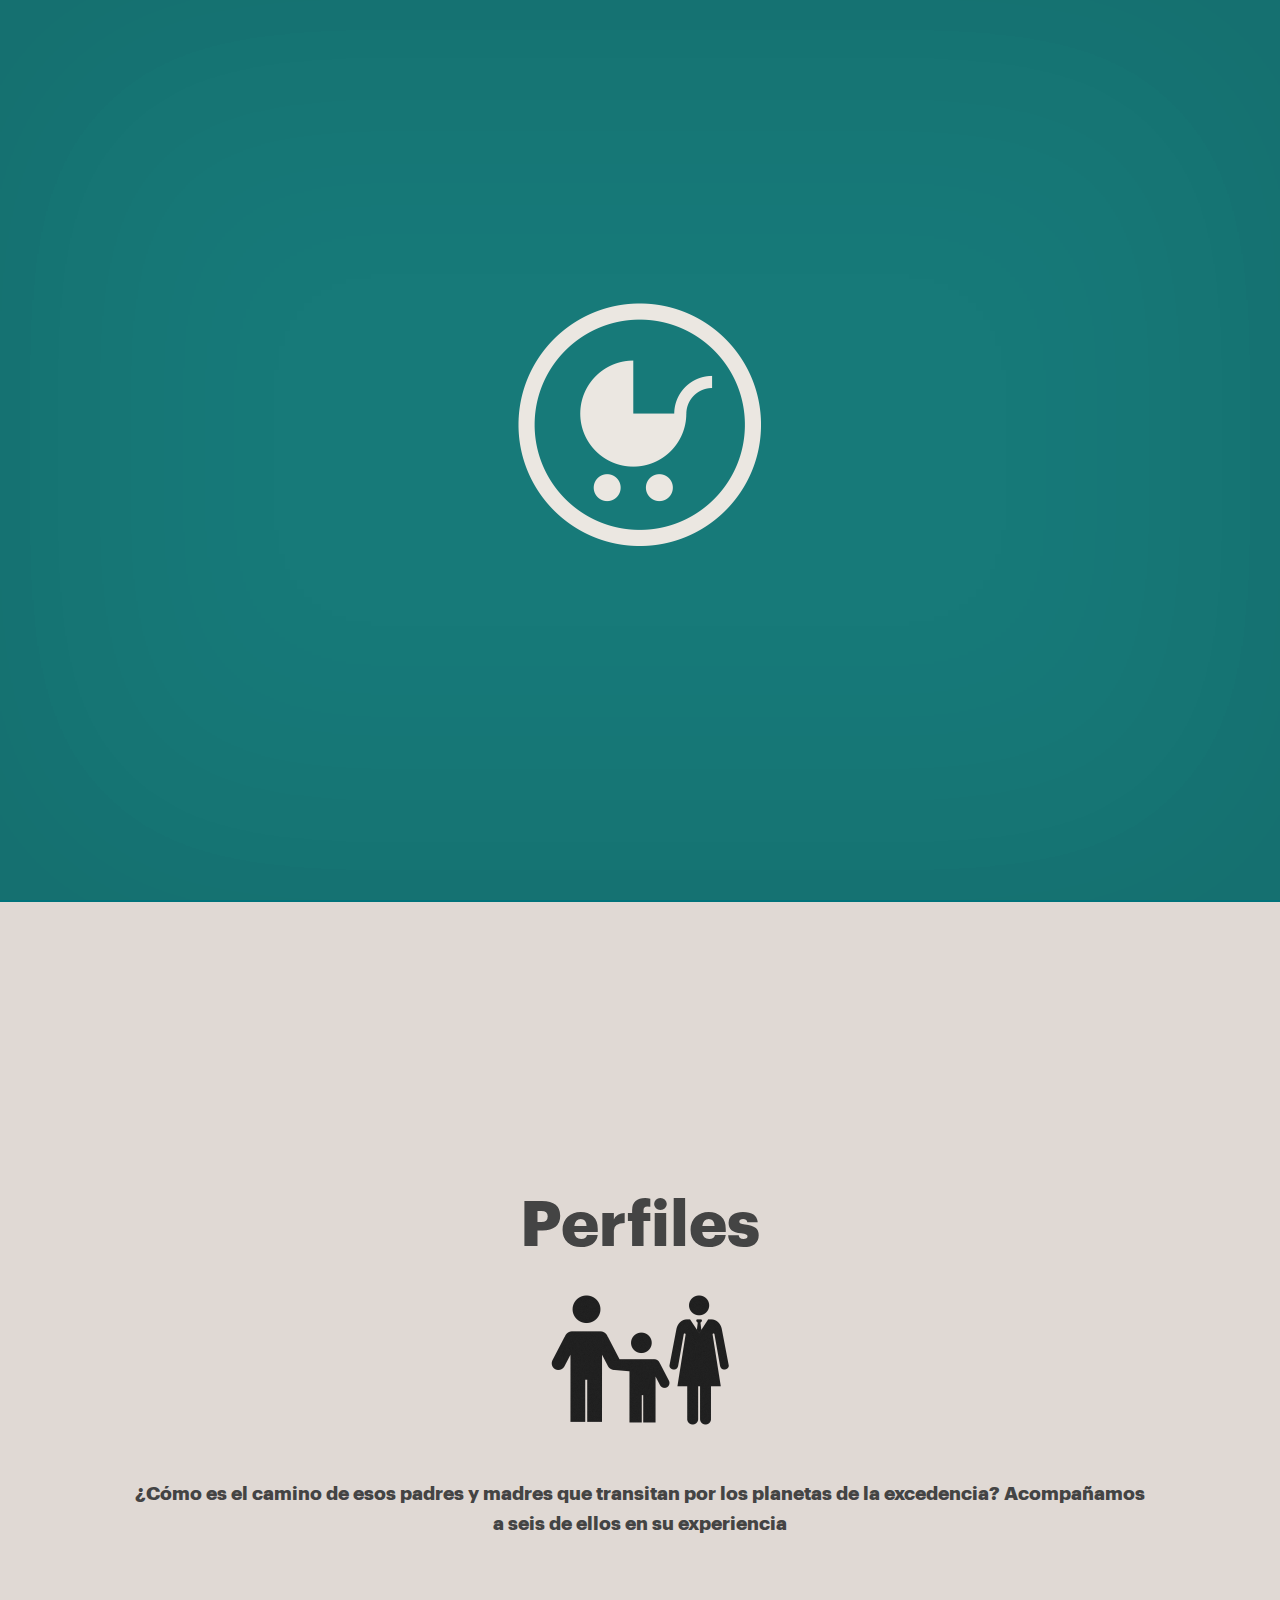
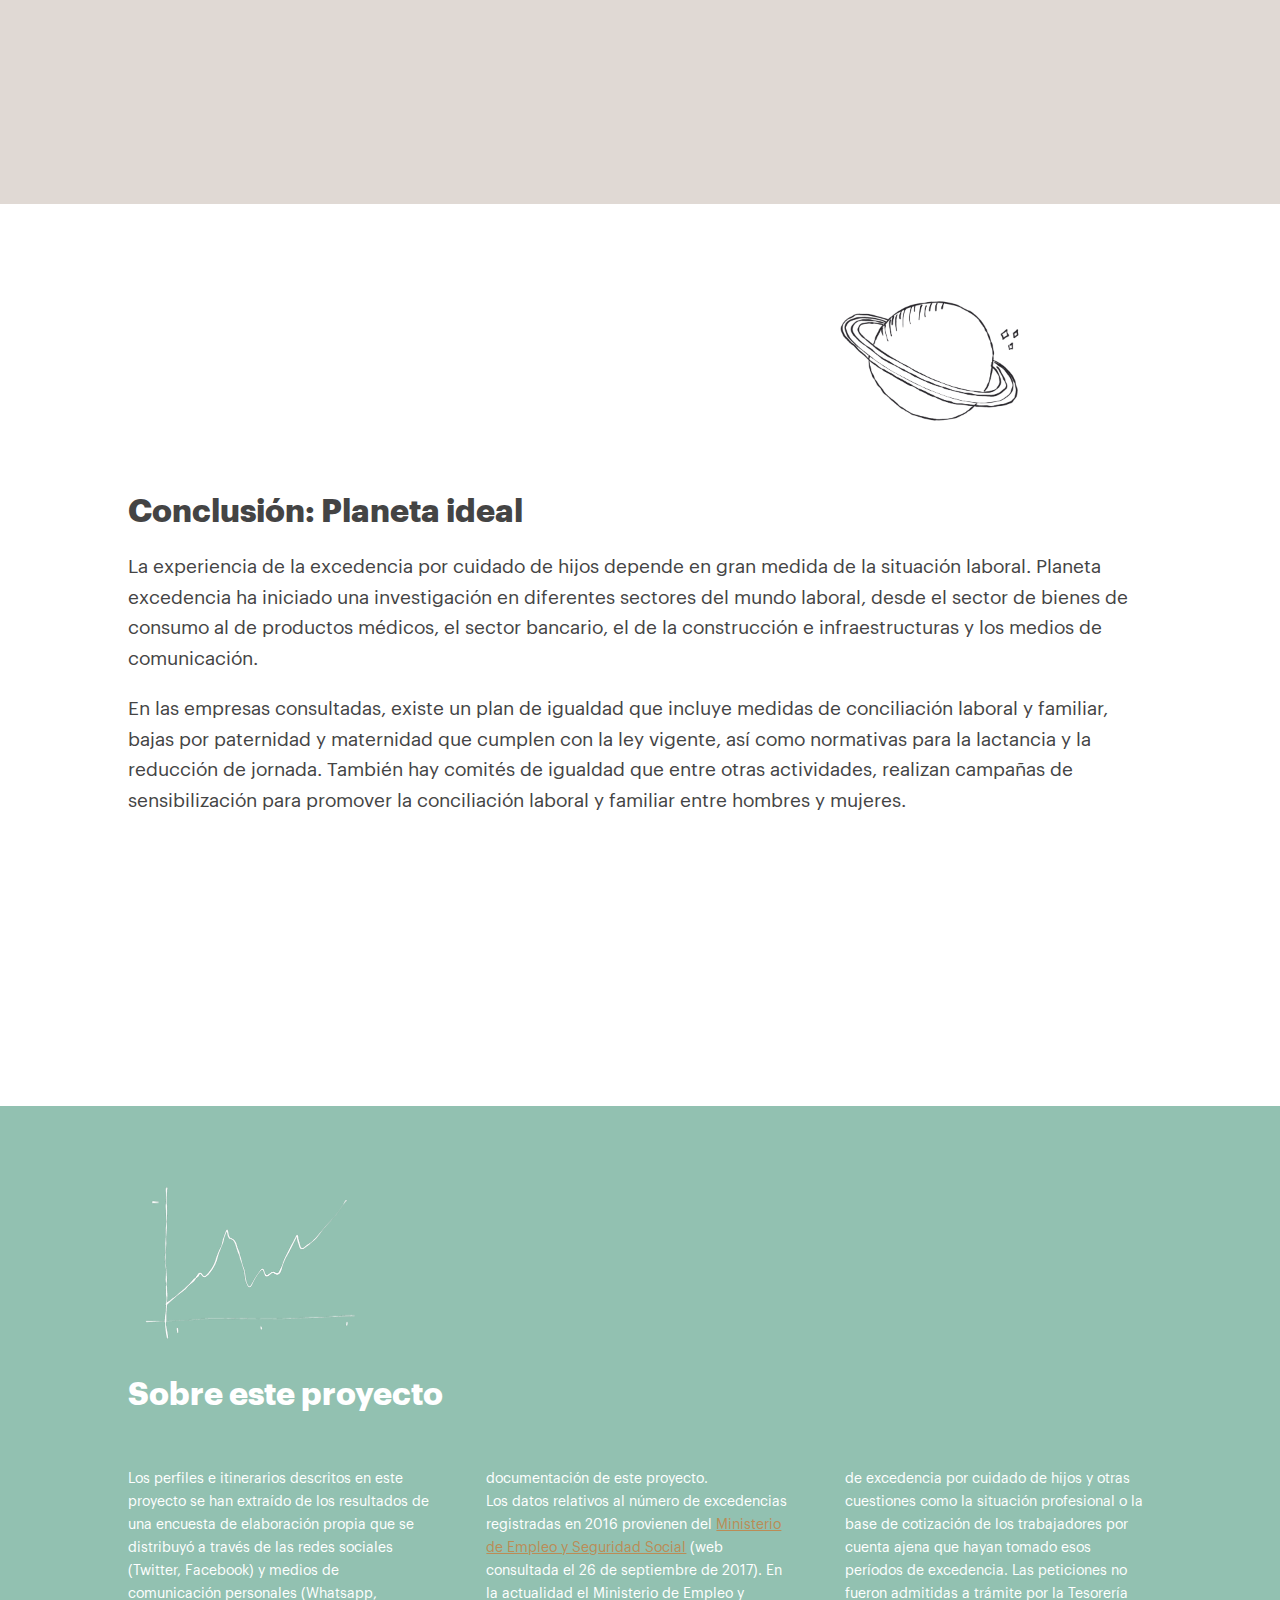
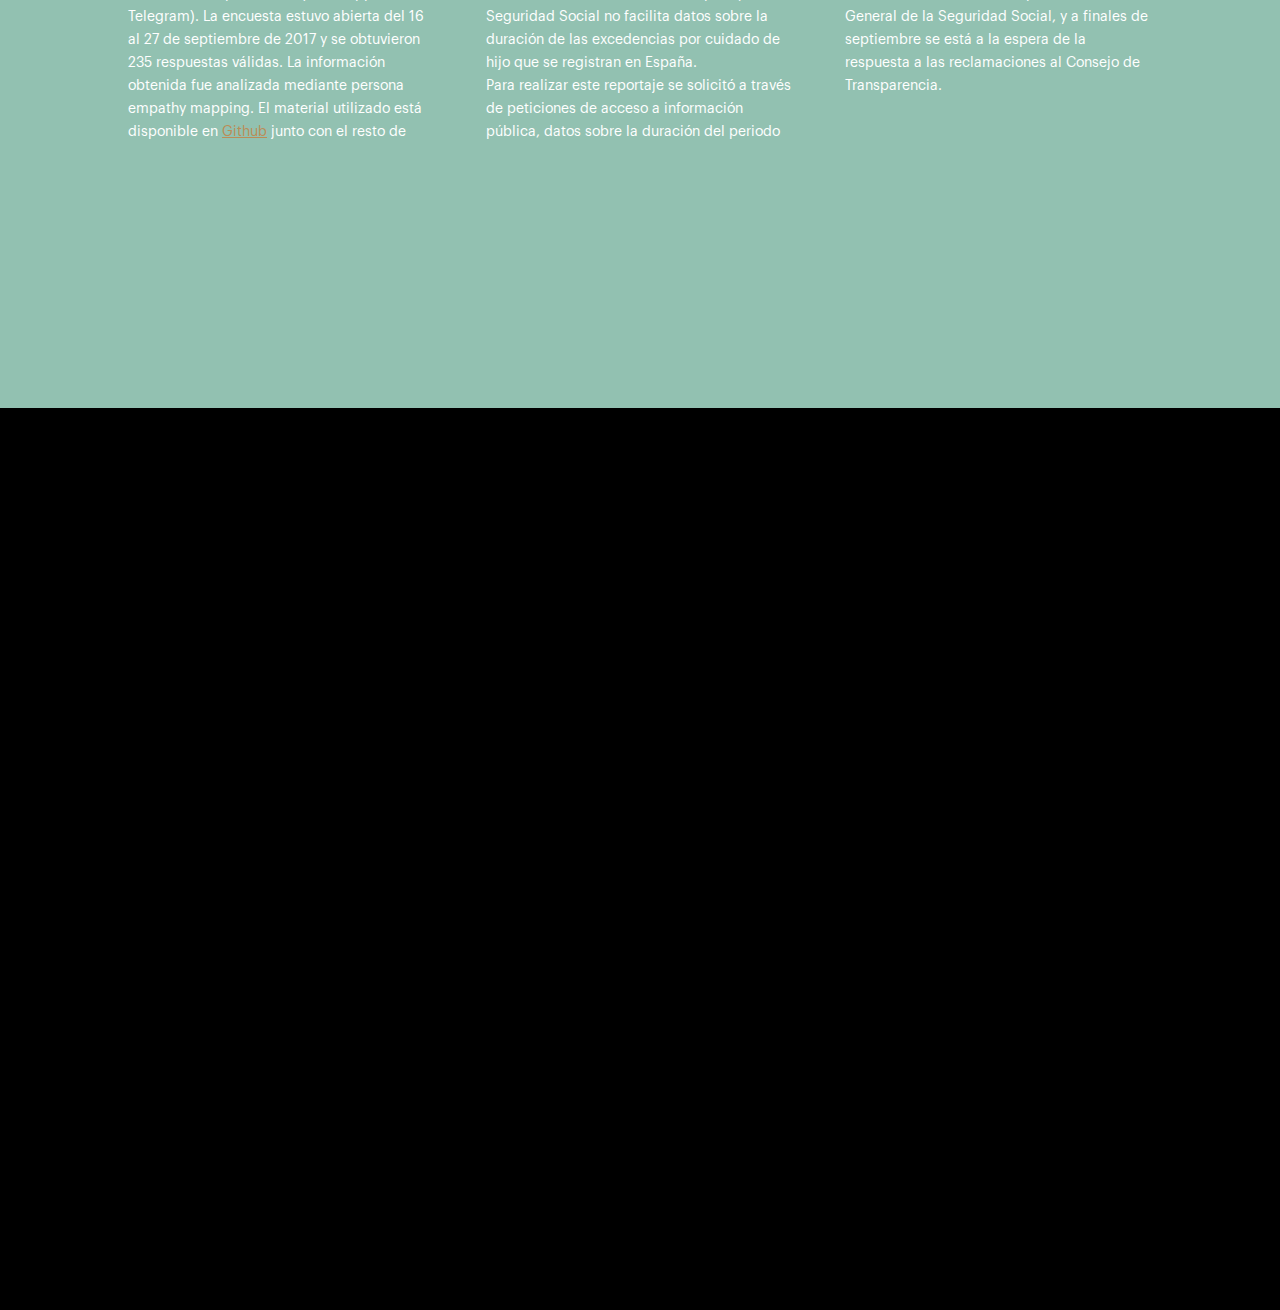
<file: excedencia/index.html>
<!DOCTYPE html>
<html>
  <head>
    <title>Planeta excedencia</title>
    <meta name="HandheldFriendly" content="True" />
    <meta name="viewport" content="initial-scale=1.0,minimum-scale=1.0,maximum-scale=1.0,width=device-width,height=device-height,target-densitydpi=device-dpi,user-scalable=no" />
    <meta charset="utf-8">
    <meta http-equiv="X-UA-Compatible" content="IE=edge">
    <meta name="mobile-web-app-capable" content="yes">
    <meta name="apple-mobile-web-app-capable" content="yes">
    <link rel="apple-touch-icon" sizes="180x180" href="./apple-touch-icon.png">
    <link rel="icon" type="image/png" sizes="32x32" href="./favicon-32x32.png">
    <link rel="icon" type="image/png" sizes="16x16" href="./favicon-16x16.png">
    <link rel="manifest" href="./manifest.json">
    <link rel="mask-icon" href="./safari-pinned-tab.svg" color="#5bbad5">
    <meta name="theme-color" content="#ffffff">
    <meta name="msapplication-TileColor" content="#ffffff">
    <meta name="msapplication-TileImage" content="/ms-icon-144x144.png">
    <meta name="theme-color" content="#ffffff">

    <link rel="stylesheet" href="css/font.css" type="text/css">
    <link rel="stylesheet" href="css/excedencia.css" type="text/css">
    <script src="js/touch.detect.min.js"></script>
    <script src="js/jquery.js"></script>
    <script src="js/jquery.touch.min.js"></script>
    <script src="js/pulse.min.js"></script>
    <script src="js/smoothscroll.js"></script>
    <!-- <script src="js/ScrollMagic.min.js"></script> -->
    <script src="js/plotly-latest.min.js"></script>
    <script src="js/p5.min.js"></script>
    <script src="js/timeline.js"></script>
    <script src="js/credits.js"></script>
    <script src="js/excedencia.js"></script>
    <script src="js/flipCards.js"></script>
    <script src="js/quotes.js"></script>
  </head>
  <body>

    <article id="excedencia">
      <section id="intro" class="fullpage pallette2 color1">
        <div class="panel" data-delay="0">
          <div id="timeline">

          </div>
          <div id="what">
            <h1 id="title">planeta excedencia</h1>
            <p>En <strong>2016</strong> algo más de <strong>40.500</strong> personas en España habían dejado temporalmente su puesto de trabajo para dedicarse a sus hijos de hasta 3 años. Es lo que se conoce como excedencia por cuidado de hijos, una fórmula para conciliar la vida familiar y laboral en la que, como norma general, se asegura el puesto de trabajo el primer año. Quisimos conocer a los habitantes del planeta excedencia y este es el resultado.</p>
          </div>
          <div id="LeyOrganica" class="popup">Ley Orgánica 3/2007 para la igualdad efectiva de mujeres y hombres</div>
          <div id="Decreto2015" class="popup">Real Decreto Legislativo 2/2015 que modifica la Ley del Estatuto de los Trabajadores</div>
        </div>
        <div class="panel" data-delay="0">
          <div id="airplane"><img src="images/Airplane.png" width="512" height="288"></div>
          <div class="container">
          <h1 style="text-align:left">Nuestro viaje</h1>
          <p class="col3">Íbamos buscando un planeta y encontramos seis. Como mínimo. Ahí están las algo más de 40.500 personas que en 2016 estaban en excedencia para cuidar de sus hijos. Nueve mujeres por cada hombre.<br/> Pensábamos que habría un ejército de madres que durante un tiempo se dedican en exclusiva al cuidado de sus hijos. Y hemos visto una multitud de perfiles: pocos padres, pero convencidos e incomprendidos por su opción de priorizar el cuidado de sus hijos; madres prácticas; padres y madres encantados con la experiencia y otros que sienten frustración por no contar con más recursos económicos para poder ampliar ese tiempo con sus hijos; progenitores que no tienen otra opción y sienten que la experiencia es más dura que la vuelta al trabajo…
<br/>Ante la falta de información disponible, diseñamos una encuesta y en los datos obtenidos hemos distinguido seis perfiles que agrupan a los padres y madres en función de cómo son y cómo se sienten cuando cogen una excedencia para cuidar de sus hijos pequeños. </p>
          </div>
          <div id="scrollTip">
            Haz scroll para ver más...
          </div>
        </div>
      </section>
      <section id="profiles" class="fullpage pallette2 color2">
        <div class="panel" data-delay="0">
          <div class="container">
            <h1 id="profilesTitle" class="hugeText">Perfiles</h1>
            <img class="peopleIcon" src="images/people.png" width="200" height="200" />
            <p id="profileSubTitle" class="bigText">¿Cómo es el camino de esos padres y madres que transitan por los planetas de la excedencia? Acompañamos a seis de ellos en su experiencia</p>
          </div>
        </div>
        <div class="panel" data-delay="0">
          <div class="scrollPanel flexblock">
            <div class="profile flexblock">
              <div class="profileContainer">
                <h1>La encantada </h1>
                <p class="bigText">Tiene muy claro que quiere dedicarse a sus hijos. En ocasiones puede tener un entorno laboral especialmente favorable, con por ejemplo retribución durante la excedencia por parte de la empresa. Está encantada con la experiencia, que considera maravillosa, porque su prioridad es su familia.<p>
                <h2 class="quote" data-profile="1"></h2>
              </div>
            </div>
            <div class="itinerary flexblock rotate">
              <img src="images/itinerarios/01.png" />
            </div>
            <div class="flipButton"></div>
          </div>
        </div>
        <div class="panel" data-delay="0">
          <div class="scrollPanel flexblock">
            <div class="profile flexblock">
              <div class="profileContainer">
                <h1>Solo ante el peligro</h1>
                <p class="bigText">En su trabajo resulta complicado conciliar la jornada laboral con la vida personal. Reivindica su derecho a estar con la familia y encuentra hostilidad en su empresa y compañeros. Si es necesario, emprende acciones legales para conseguir reducir su jornada u otras maneras de poder pasar más tiempo con su familia. Los hombres de este grupo lamentan que la sociedad no reconoce su papel en el cuidado de los hijos.<p>
                <h2 class="quote" data-profile="2"></h2>
              </div>
            </div>
            <div class="itinerary flexblock rotate">
              <img src="images/itinerarios/02.png" />
            </div>
            <div class="flipButton"></div>
          </div>
        </div>
        <div class="panel" data-delay="0">
          <div class="scrollPanel flexblock">
            <div class="profile flexblock">
              <div class="profileContainer">
                <h1>El igualitario</h1>
                <p class="bigText">En su proyecto familiar es tan importante el papel del padre como el de la madre. Cuenta con apoyo porque su pareja también puede y quiere pedir excedencia o reducción de jornada y se tratan de igual a igual. Es protagonista en el cuidado de sus hijos y lo aprovecha al máximo.<p>
                <h2 class="quote" data-profile="3"></h2>
              </div>
            </div>
            <div class="itinerary flexblock rotate">
              <img src="images/itinerarios/03.png" />
            </div>
            <div class="flipButton"></div>
          </div>
        </div>
        <div class="panel" data-delay="0">
          <div class="scrollPanel flexblock">
            <div class="profile flexblock">
              <div class="profileContainer">
                <h1>La reinventada</h1>
                <p class="bigText">Su entorno laboral no facilita la conciliación entre la vida familiar y profesional. Replantea su trabajo, decide explorar nuevos caminos y cambiar, y por qué no, emprender. En definitiva, hace todo lo que sea posible para poder dedicar tiempo al cuidado de sus hijos.<p>
                <h2 class="quote" data-profile="4"></h2>
              </div>
            </div>
            <div class="itinerary flexblock rotate">
              <img src="images/itinerarios/04.png" />
            </div>
            <div class="flipButton"></div>
          </div>
        </div>
        <div class="panel" data-delay="0">
          <div class="scrollPanel flexblock">
            <div class="profile flexblock">
              <div class="profileContainer">
                <h1>Los asegurados</h1>
                <p class="bigText">Tiene un puesto laboral seguro en el sector público o después de trabajar un largo periodo  en el sector privado. La empresa es comprensiva con su situación y cuenta con ayuda familiar para cuidar de sus hijos. Toma una excedencia porque se la puede permitir económicamente y, en general, se siente satisfecho porque puede conciliar la atención a sus hijos con su carrera profesional.<p>
                <h2 class="quote" data-profile="5"></h2>
              </div>
            </div>
            <div class="itinerary flexblock rotate">
              <img src="images/itinerarios/05.png" />
            </div>
            <div class="flipButton"></div>
          </div>
        </div>
        <div class="panel" data-delay="0">
          <div class="scrollPanel flexblock">
            <div class="profile flexblock">
              <div class="profileContainer">
                <h1>La insatisfecha</h1>
                <p class="bigText">Pedir una excedencia le supone un gran sacrificio laboral y económico, aunque en ocasiones sienta alegría por poder pasar algo de tiempo con tus hijos. A veces representa un lujo intenso y demasiado corto y eso le genera mucha insatisfacción. También hay experiencias negativas por el esfuerzo y el agotamiento que puede significar la excedencia por cuidado de hijos.<p>
                <h2 class="quote" data-profile="6"></h2>
              </div>
            </div>
            <div class="itinerary flexblock rotate">
              <img src="images/itinerarios/06.png" />
            </div>
            <div class="flipButton"></div>
          </div>
        </div>
      </section>
      <section id="conclusion" class="fullpage pallette2 color4">
        <div class="panel" data-delay="0">
          <img id="planet" src="images/Planeta.png" width="192" height="150"/>
          <div class="container">
          <h1 style="text-align:left">Conclusión: Planeta ideal</h1>
          <p class="bigText">
            La experiencia de la excedencia por cuidado de hijos depende en gran medida de la situación laboral. Planeta excedencia ha iniciado una investigación en diferentes sectores del mundo laboral, desde el sector de bienes de consumo al de productos médicos, el sector bancario, el de la construcción e infraestructuras y los medios de comunicación.
          </p>
          <p class="bigText">En las empresas consultadas, existe un plan de igualdad que incluye medidas de conciliación laboral y familiar, bajas por paternidad y maternidad que cumplen con la ley vigente, así como normativas para la lactancia y la reducción de jornada.
También hay comités de igualdad que entre otras actividades, realizan campañas de sensibilización para promover la conciliación laboral y familiar entre hombres y mujeres.
          </p>
          </div>
        </div>
        <div class="panel" data-delay="0">
          <div id="tie"><img src="images/tie.png" width="150" height="150"></div>
          <div id="suitcase"><img src="images/suitcase.png" width="180" height="180"></div>
          <h1 class="hugeText">Aun así, la situación es muy diferente según la compañía.</h1>
        </div>
        <div class="panel" data-delay="0">
          <div class="container">
            <h1 class="hugeText" style="text-align:left">Por ejemplo,</h1>
          <p class="col3 bigText">
		consultada una empresa grande de servicios financieros, más de la mitad de los empleados que han sido padres y madres tienen reducción de jornada. También tienen derecho a volver al mismo puesto de trabajo tras un año de excedencia y a ampliarlo en caso de familia numerosa. En contraste, una de las multinacionales españolas en el sector de la construcción de infraestructuras, no cuenta con un plan definido de igualdad. De hecho, cuando se les preguntó sobre la conciliación varios de sus empleados sintieron frustración, declarando que usan la guardería una media de diez horas al día. En el caso de una multinacional de productos y equipos médicos, la mayoría de los cargos de responsabilidad los asumen las mujeres. Sin embargo, ninguna ha podido reducir su jornada laboral para conciliar con la vida familiar.
          </p>
        </div>
        </div>
        <div class="panel" data-delay="0">
          <div class="container">
            <h1 style="text-align:left">Este proyecto es un <span class="hugeText">prototipo.</span></h1>
          <p class="bigText">
            Una posible línea de desarrollo en el futuro sería la “falsa excedencia por cuidado de hijos” de las personas autónomas, que no tienen la posibilidad de utilizar esta fórmula. Cómo afecta la excedencia a los colegas o los efectos de la reducción de jornada en la carrera profesional serían otros de los aspectos en los que se podría profundizar. Visualizar el proyecto en un formato físico es otro de los caminos que nos gustaría explorar.
          </p>
        </div>
        </div>
      </section>
      <section id="about" class="fullpage pallette2 color6">
        <div class="panel" data-delay="0">
          <img id="graphill" src="images/graph.png" width="512" height="373"/>
          <div class="container">
          <h1 style="text-align:left">Sobre este proyecto</h1>
          <p class="col3">Los perfiles e itinerarios descritos en este proyecto se han extraído de los resultados de una encuesta de elaboración propia que se distribuyó a través de las redes sociales (Twitter, Facebook) y medios de comunicación personales (Whatsapp, Telegram). La encuesta estuvo abierta del 16 al 27 de septiembre de 2017 y se obtuvieron 235 respuestas válidas. La información obtenida fue analizada mediante persona empathy mapping. El material utilizado está disponible en <a href="https://github.com/medialab-prado/planeta-excedencia">Github</a> junto con el resto de documentación de este proyecto.<br/>
Los datos relativos al número de excedencias registradas en 2016 provienen del <a href="http://www.inmujer.gob.es/MujerCifras/Conciliacion/UsosdelTiempo.htm">Ministerio de Empleo y Seguridad Social</a> (web consultada el 26 de septiembre de 2017).
En la actualidad el Ministerio de Empleo y Seguridad Social no facilita datos sobre la duración de las excedencias por cuidado de hijo que se registran en España.<br />
Para realizar este reportaje se solicitó a través de peticiones de acceso a información pública, datos sobre la duración del periodo de excedencia por cuidado de hijos y otras cuestiones como la situación profesional o la base de cotización de los trabajadores por cuenta ajena que hayan tomado esos períodos de excedencia. Las peticiones no fueron admitidas a trámite por la Tesorería General de la Seguridad Social, y a finales de septiembre se está a la espera de la respuesta a las reclamaciones al Consejo de Transparencia.<br />
</p>
          </div>
        </div>
      </section>
      <section id="creditsPage" class="fullpage pallette2 color5">
        <div id="creditsPanel" class="panel" data-delay="0">
          <div id="credits">
            <!-- <img id="laptop" src="images/laptop.png" width="329" height="267" /> -->
            <img src="images/Logo_eee.png" width="256" height="256">
            <p id="creditsTitle">planeta excedencia</p>
            <p id="creditsDescription"><i>Planeta excedencia</i> es un proyecto que se ha desarrollado del 15 al 30 de septiembre de 2017 como parte del taller Visualizar'17, un programa internacional de visualización de datos organizado por Medialab-Prado en colaboración con PorCausa.</p>
            <br />
            <p><strong>El equipo</strong><br />
            <span class="task">Promotora</span><span class="name">Maria Llop</span><br />
            <span class="task">La investigadora</span><span class="name">María Jesús Colmenero</span><br />
			<span class="task">Gurú de código</span><span class="name">David Jonas</span><br />
            <span class="task">Ninja de datos</span><span class="name">Ludmila Pueblas</span><br />
            <span class="task">Maestro visual</span><span class="name">Roberto Rodríguez</span><br />
			<span class="task">Ángel de la documentación</span><span class="name">Carmen I. Sanz</span><br />
            <br />
            <br />
            <strong>Agradecimiento especial</strong><br />
            Beatriz Martínez (mentora)<br />
            Samuel Granados<br />
            Alba G. Corral<br />
            Julie Freeman<br />
            Hannah Williams<br />
            Sofia Prosper (Sketch master)<br />
            Elena Cabrera<br />
	    Henrique Parra<br /><br />
			Y a las 235 personas que dedicaron <br/> una media de 12'30'' a contestar la encuesta</p>
            <br />
            <br />
            <img src="images/mlpd.png" width="566" height="238" />
            <br />
            <br />
            <br />
            <p>
              Dedicado a Sofia Castanheira<br />
              te esperamos
            </p>
          </div>
        </div>
      </section>
    </article>

    <div id="logo"><img src="images/Logo_eee.png" width="256" height="256"></div>

    <div class="vignette"></div>

    <div id="arrow_left" class="arrow"></div>
    <div id="arrow_right" class="arrow"></div>
  </body>
</html>
</file>
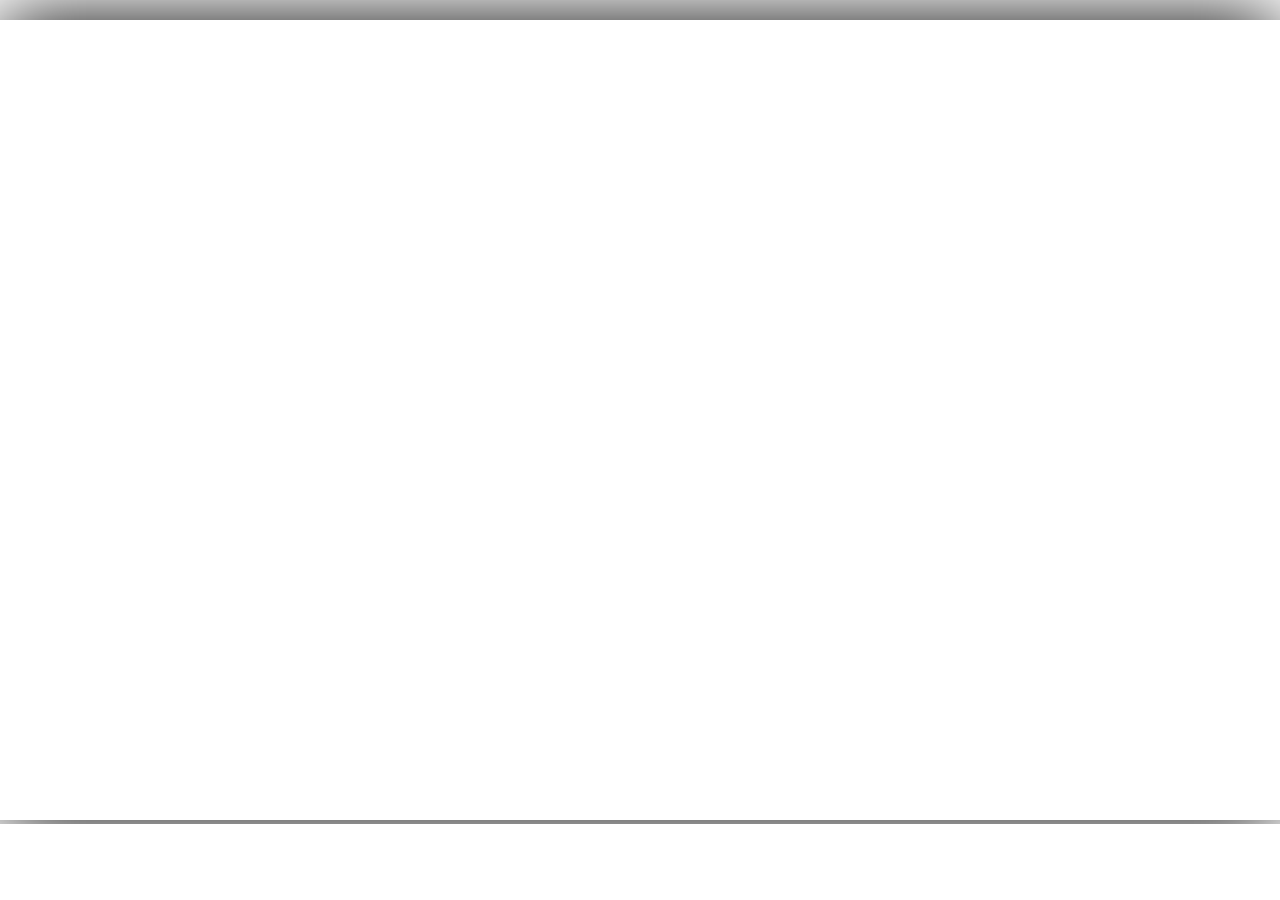
<file: excedencia/timeline.html>
<!DOCTYPE html>
<html>
  <head>
    <title>Planeta Excedencia</title>
    <meta name="HandheldFriendly" content="True" />
    <meta name="viewport" content="initial-scale=1.0,minimum-scale=1.0,maximum-scale=1.0,width=device-width,height=device-height,target-densitydpi=device-dpi,user-scalable=no" />
    <meta charset="utf-8">
    <meta http-equiv="X-UA-Compatible" content="IE=edge">
    <meta name="mobile-web-app-capable" content="yes">
    <meta name="apple-mobile-web-app-capable" content="yes">
    <link rel="apple-touch-icon-precomposed" href="./android-icon-192x192.png" />
    <link rel="apple-touch-icon" sizes="57x57" href="./apple-icon-57x57.png">
    <link rel="apple-touch-icon" sizes="60x60" href="./apple-icon-60x60.png">
    <link rel="apple-touch-icon" sizes="72x72" href="./apple-icon-72x72.png">
    <link rel="apple-touch-icon" sizes="76x76" href="./apple-icon-76x76.png">
    <link rel="apple-touch-icon" sizes="114x114" href="./apple-icon-114x114.png">
    <link rel="apple-touch-icon" sizes="120x120" href="./apple-icon-120x120.png">
    <link rel="apple-touch-icon" sizes="144x144" href="./apple-icon-144x144.png">
    <link rel="apple-touch-icon" sizes="152x152" href="./apple-icon-152x152.png">
    <link rel="apple-touch-icon" sizes="180x180" href="./apple-icon-180x180.png">
    <link rel="icon" type="image/png" sizes="192x192"  href="./android-icon-192x192.png">
    <link rel="icon" type="image/png" sizes="32x32" href="./favicon-32x32.png">
    <link rel="icon" type="image/png" sizes="96x96" href="./favicon-96x96.png">
    <link rel="icon" type="image/png" sizes="16x16" href="./favicon-16x16.png">
    <link rel="manifest" href="/manifest.json">
    <meta name="msapplication-TileColor" content="#ffffff">
    <meta name="msapplication-TileImage" content="/ms-icon-144x144.png">
    <meta name="theme-color" content="#ffffff">

    <link rel="stylesheet" href="css/font.css" type="text/css">
    <link rel="stylesheet" href="css/main.css?v=1" type="text/css">
  </head>
  <body>
    <iframe src='https://cdn.knightlab.com/libs/timeline3/latest/embed/index.html?source=107AkzIy8x31K3P3zBaR4i7SegMXMz7EhkxLWvawQ1N4&font=Default&lang=es&initial_zoom=2&height=800' width='100%' height='800' style="margin-top:20px" webkitallowfullscreen mozallowfullscreen allowfullscreen frameborder='0'></iframe>
  </body>
</html>
</file>
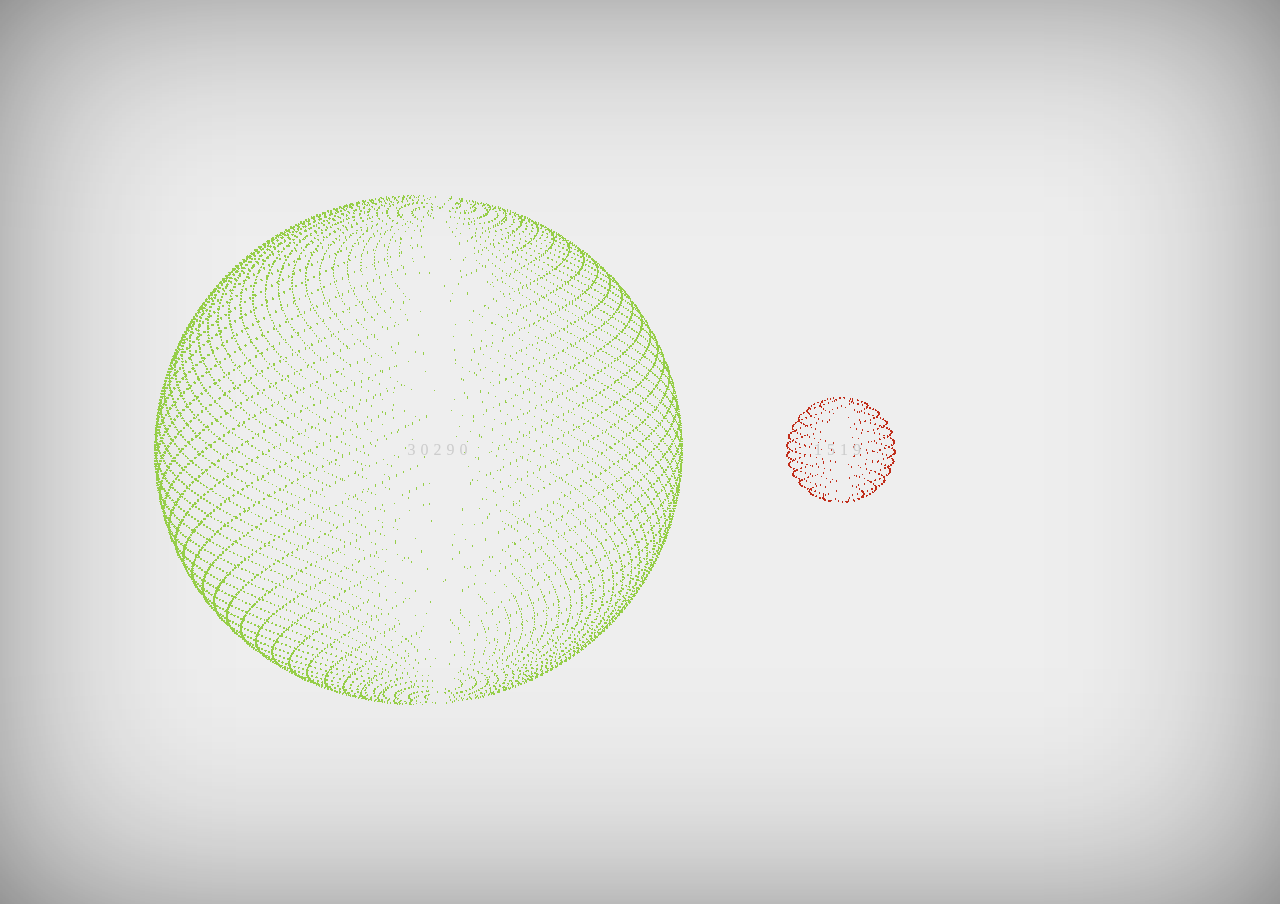
<file: excedencia/viz.html>
<!DOCTYPE html>
<html>
  <head>
    <title>Planeta Excedencia</title>
    <meta name="HandheldFriendly" content="True" />
    <meta name="viewport" content="initial-scale=1.0,minimum-scale=1.0,maximum-scale=1.0,width=device-width,height=device-height,target-densitydpi=device-dpi,user-scalable=no" />
    <meta charset="utf-8">
    <meta http-equiv="X-UA-Compatible" content="IE=edge">
    <meta name="mobile-web-app-capable" content="yes">
    <meta name="apple-mobile-web-app-capable" content="yes">
    <link rel="apple-touch-icon-precomposed" href="./android-icon-192x192.png" />
    <link rel="apple-touch-icon" sizes="57x57" href="./apple-icon-57x57.png">
    <link rel="apple-touch-icon" sizes="60x60" href="./apple-icon-60x60.png">
    <link rel="apple-touch-icon" sizes="72x72" href="./apple-icon-72x72.png">
    <link rel="apple-touch-icon" sizes="76x76" href="./apple-icon-76x76.png">
    <link rel="apple-touch-icon" sizes="114x114" href="./apple-icon-114x114.png">
    <link rel="apple-touch-icon" sizes="120x120" href="./apple-icon-120x120.png">
    <link rel="apple-touch-icon" sizes="144x144" href="./apple-icon-144x144.png">
    <link rel="apple-touch-icon" sizes="152x152" href="./apple-icon-152x152.png">
    <link rel="apple-touch-icon" sizes="180x180" href="./apple-icon-180x180.png">
    <link rel="icon" type="image/png" sizes="192x192"  href="./android-icon-192x192.png">
    <link rel="icon" type="image/png" sizes="32x32" href="./favicon-32x32.png">
    <link rel="icon" type="image/png" sizes="96x96" href="./favicon-96x96.png">
    <link rel="icon" type="image/png" sizes="16x16" href="./favicon-16x16.png">
    <link rel="manifest" href="/manifest.json">
    <meta name="msapplication-TileColor" content="#ffffff">
    <meta name="msapplication-TileImage" content="/ms-icon-144x144.png">
    <meta name="theme-color" content="#ffffff">

    <link rel="stylesheet" href="css/font.css" type="text/css">
    <link rel="stylesheet" href="css/main.css?v=1" type="text/css">

    <script src="js/plotly-latest.min.js"></script>
    <script src="js/jquery.js"></script>
    <script src="js/jquery.color.js"></script>
    <script src="js/p5.min.js"></script>
    <script src="js/viz01.js"></script>
  </head>
  <body id="viz01">

  </body>
</html>
</file>
<file: excedencia/css/font.css>
/* This stylesheet generated by Transfonter (https://transfonter.org) on September 27, 2017 10:48 AM */

@font-face {
	font-family: 'Graphik';
	src: url('hinted-Graphik-Extralight.eot');
	font-weight: 200;
	font-style: normal;
}
@font-face {
	font-family: 'Graphik';
	src: local('Graphik Extralight'), local('Graphik-Extralight'),
		url([data-uri]) format('woff'),
		url('hinted-Graphik-Extralight.ttf') format('truetype');
	font-weight: 200;
	font-style: normal;
}

@font-face {
	font-family: 'Graphik';
	src: url('hinted-Graphik-Regular.eot');
	font-weight: normal;
	font-style: normal;
}
@font-face {
	font-family: 'Graphik';
	src: local('Graphik Regular'), local('Graphik-Regular'),
		url([data-uri]) format('woff'),
		url('hinted-Graphik-Regular.ttf') format('truetype');
	font-weight: normal;
	font-style: normal;
}

@font-face {
	font-family: 'Graphik';
	src: url('hinted-Graphik-RegularItalic.eot');
	font-weight: normal;
	font-style: italic;
}
@font-face {
	font-family: 'Graphik';
	src: local('Graphik Regular Italic'), local('Graphik-RegularItalic'),
		url([data-uri]) format('woff'),
		url('hinted-Graphik-RegularItalic.ttf') format('truetype');
	font-weight: normal;
	font-style: italic;
}

@font-face {
	font-family: 'Graphik';
	src: url('hinted-Graphik-Bold.eot');
	font-weight: bold;
	font-style: normal;
}
@font-face {
	font-family: 'Graphik';
	src: local('Graphik Bold'), local('Graphik-Bold'),
		url([data-uri]) format('woff'),
		url('hinted-Graphik-Bold.ttf') format('truetype');
	font-weight: bold;
	font-style: normal;
}
</file>
<file: excedencia/css/excedencia.css>
@-webkit-viewport   { width: device-width; }
@-moz-viewport      { width: device-width; }
@-ms-viewport       { width: device-width; }
@-o-viewport        { width: device-width; }
@viewport           { width: device-width; }

html, body
{
  margin: 0;
  padding: 0;
  min-width: 100%;
  min-height: 100%;
  font-family: Graphik;
  overflow-x: hidden;
}

body
{
  color: #111;
  background: #fff;
}

a, a:visited, a:active {
  color: #BB8C56;
}

a:hover {
  text-decoration: none;
}

p {
  font-size: 0.9em;
  line-height: 1.6em;
}

p strong {
  /*color:#BB8C56;*/
  color:#fff;
  font-size: 1.2em;
  font-weight: normal;
}

h1 {
  font-size: 2em;
  max-width: 80vw;
  text-align: center;
  display: block;
}

h2 {
  font-size: 1.5em;
}

img {
  max-width: 80vw;
  margin-bottom: 50px;
}

article {
  display: block;
}

section {
  display: block;
}

.panel
{
  opacity: 0;
  display: none;
}

.container{
  width: 80vw;
  max-width: 800;
  margin: 0 auto;
  position: relative;
  z-index: 10;
}

.page
{
  position: relative;
  min-height:80vh;
  max-width: 800px;
  margin: 0 auto;
  padding: 10vh 10vw 10vh 10vw;
}

.fullpage
{
  min-height:100vh;
  width:100vw;
  margin: 0;
  position: relative;
  padding: 1px 0 1px 0;
  display: flex;
  align-items: center;
  justify-content: center;
}

.centered_line
{
  margin: 0 auto;
  display: block;
  text-align: center;
  position: absolute;
  width: 100%;
  top:45%;
}

.vignette
{
    width:100%;
    height:100%;
    position:fixed;
    top:0;
    left:0;
    padding: 0;
    margin:0;
    -webkit-box-shadow: inset 0px 0px 50vw 5vw rgba(0,0,0,0.09);
    -moz-box-shadow: inset 0px 0px 50vw 5vw rgba(0,0,0,0.09);
    box-shadow:inset 0px 0px 50vw 5vw rgba(0,0,0,0.09);
    pointer-events:none;
    background-color:rgba(230, 187, 118, 0.1);
    z-index: 1001;
}

#logo
{
  position: fixed;
  top:0;
  left:;
  width:100vw;
  height: 100vh;
  background-color:#00737A;
  display: flex;
  align-items: center;
  justify-content: center;
  z-index: 1000;
}

#title
{
  letter-spacing: 0.3em;
  text-align: left;
}

#profileSubTitle
{
  text-align: center;
  font-weight: bold;
}

.itinerary{
  margin: 30px;
}

#what{
  position: relative;
  max-width:500px;
  margin: 50px;
  z-index: 10;
}

#timeline
{
  position: absolute;
  top:0;
  left:0;
  width:100vw;
  height:100vh;
  z-index: 0;
}

#credits
{
  text-align: center;
  max-width: 600px;
  min-width: 460px;
  position: relative;
  top:100vh;
  margin-top: 0;
}

#credits .task
{
  display: inline-block;
  text-align: right;
  margin-right: 25px;
  width: 200px;
}

#credits .name
{
  display: inline-block;
  text-align: left;
  margin-left: 25px;
  width: 200px;
}

#creditsTitle
{
  text-align: center;
  font-size: 2em;
  font-weight: bold;
}

#creditsPanel {
  overflow: hidden;
  height:100vh;
}

.popup
{
  font-size:0.5em;
  border: 1px solid #eee;
  border-radius: 5px;
  padding: 10px;
  position: absolute;
  display:none;
  background-color: rgba(240,240,240,0.1);
  z-index: 998;
}

.arrow
{
  width:77px;
  height:77px;
  background-image: url("../images/slideshow_arrows.png");
  background-size: 154px 77px;
  background-repeat: no-repeat;
  position: fixed;
  top:50vh;
  margin-top:-39px;
  z-index: 999;
  cursor: pointer;
}

.bigText {
  font-size: 1.2em;
}

.hugeText {
  font-size: 5vw;
  font-weight: bold;
}

.skinny {
  max-width: 600px;
}

.flexblock
{
  display: flex;
  align-items: center;
  justify-content: center;
}

.scrollPanel
{
  width: 100vw;
  height: 100vh;
  overflow-y: scroll;
}

#arrow_left {

}

#arrow_right {
  right:0;
  background-position: right;
}

#airplane
{
  position: absolute;
  top: 5vh;
  left:0;
  z-index: 0;
}

#laptop
{
  position: absolute;
  bottom: 300px;
  left:0px;
}

#planet {
  position: absolute;
  top:10vh;
  right:20vw;
}

#tie {
  position: absolute;
  bottom:5vh;
  right:20vw;
}

#graphill
{
  position: absolute;
  left: 0;
  top: -30px;
  transform: scale(0.5);
}

#suitcase {
  position: absolute;
  top:10vh;
  left:20vw;
}

#scrollTip {
  background-image: url("../images/downarrow.png");
  background-size: 63px 32px;
  background-position: bottom center;
  background-repeat: no-repeat;
  width:256px;
  height:50px;
  text-align: center;
  font-size: 0.6em;
  position: absolute;
  bottom: 50px;
  left: 50vw;
  margin-left: -128px;
}

/* =========== Quotes ============ */

.quote
{
  text-align: center;
  font-weight: normal;
  margin-top: 10vh;
  /*position: absolute;
  bottom: 10vh;
  left: 0;
  width: 50vw;*/
}

/* =========== Profiles ============ */

.profile {
  width:50vw;
  height:100vh;
  margin: 0;
  padding: 0;
  background-color: white;
}

.itinerary {
  width:50vw;
  height:100vh;
  margin: 0;
  padding: 0;
  background-color: #ecebea;
}

.flipButton {
  display:none;
}

.profile img {
  height: 100%;
  max-height: 512px;
  width:auto;
  display: block;
}

.itinerary img {
  height: 100%;
  max-height: 512px;
  width:auto;
  display: block;
}

.profileContainer {
  width: 70%;
  margin-top: -50px;
}

.peopleIcon {
  display: block;
  margin: 0 auto;
}

#profilesTitle {
  margin-bottom: 0px;
}

@media all and (max-width: 900px){
  .profile {
    width: auto;
    position: absolute;
    top:0;
    left:0;
    bottom:0;
    right: 0;
    -moz-transition: all 300ms ease;
    -o-transition: all 300ms ease;
    -webkit-transition: all 300ms ease;
    transition: all 300ms ease;
  }

  .itinerary {
    width: auto;
    position: absolute;
    top:0;
    left:0;
    bottom:0;
    right: 0;
    -moz-transition: all 300ms ease;
    -o-transition: all 300ms ease;
    -webkit-transition: all 300ms ease;
    transition: all 300ms ease;
  }

  .flipButton {
    display:block;
    width: 50px;
    height: 50px;
    border-radius: 25px;
    position: absolute;
    left: 50vw;
    margin-left: -25px;
    bottom: 20px;
    background-image: url("../images/rotate.png");
    background-position: center center;
    background-repeat: no-repeat;
    background-size: 50px 29px;
    cursor: pointer;
  }

  .rotate {
    -moz-transform: rotateY(90deg);
    -o-transform: rotateY(90deg);
    -webkit-transform: rotateY(90deg);
    transform: rotateY(90deg);
    border: 1px solid #888;
    -webkit-box-shadow: 3px 0px 14px 2px rgba(56,56,56,1);
    -moz-box-shadow: 3px 0px 14px 2px rgba(56,56,56,1);
    box-shadow: 3px 0px 14px 2px rgba(56,56,56,1);
  }

  .quote
  {
    text-align: center;
    font-weight: normal;
    margin-top: 10vh;
    /*position: absolute;
    bottom: 10vh;
    left: 5vw;
    width: 90vw;
    padding:0px;*/
  }
}



/*============Column layouts=========*/

.col2 {
  -moz-column-count: 2;
  -moz-column-gap: 4vw;
  -webkit-column-count: 2;
  -webkit-column-gap: 4vw;
  column-count: 2;
  column-gap: 4vw;
  /*text-align: justify;*/
}

.col3 {
-moz-column-count: 3;
-moz-column-gap: 4vw;
-webkit-column-count: 3;
-webkit-column-gap: 4vw;
column-count: 3;
column-gap: 4vw;
/*text-align: justify;*/
}

/* ======== Media ======== */

@media all and (max-width: 700px){
  .col2 {
  -moz-column-count: 1;
  -webkit-column-count: 1;
  column-count: 1;
  }

  .col3 {
  -moz-column-count: 1;
  -webkit-column-count: 1;
  column-count: 1;
  }

  #arrow_left {
    top: auto;
    bottom: 0;
  }

  #arrow_right {
    top: auto;
    bottom: 0;
    right:0;
    background-position: right;
  }

  body {
    font-size: 0.8em;
  }

  #title{
    margin: 10px 0px;
  }

  #what
  {
    text-align: justify;
    max-width: 400px;
  }

  #creditsDescription
  {
    display: block;
    width:200px;
    margin: 0 auto;
  }

  #airplane
  {
    top: 5vh;
    right:0px;
    width: 200px;
    height: 110px;
    left:auto;
  }

  #airplane img
  {
    width: 200px;
    height: 110px;
    transform: scaleX(-1);
  }

  #planet {
    top:2vh;
    right:5vw;
    transform: scale(0.8);
  }

  #tie {
    position: absolute;
    bottom:2vh;
    right:2vw;
    transform: scale(0.5);
  }

  #suitcase {
    position: absolute;
    top:2vh;
    left:2vw;
    transform: scale(0.5);
  }

  #graphill
  {
    display: none;
  }

  .bigText
  {
    font-size: 1em;
  }

  .hugeText {
    font-size: 5vh;
  }
}

@media all and (max-height: 500px){
  #scrollTip {
    left: auto;
    right: 5px;
    bottom: 5px;
    width:128px;
  }

  .popup
  {
    background-color: #00737A;
  }

  body {
    font-size: 0.7em;
  }
}

@media all and (min-width: 700px) and (max-width: 850px){
  .col3 {
  -moz-column-count: 2;
  -webkit-column-count: 2;
  column-count: 2;
  }

  #graphill
  {
    display: none;
  }
}

/*---------- COLOR PALLETTE ------------*/


/* PALLETTE 1 */
.pallette1.color1
{
  background-color: #595a6d;
  color: #eee;
}

.pallette1.color2
{
  background-color: #9aa099;
  color: #eee;
}

.pallette1.color3
{
  background-color: #abc9bd;
  color: #fff;
}

.pallette1.color4
{
  background-color: #e8d8bf;
  color: #444;
}

.pallette1.color5
{
  background-color: #d7a29e;
  color: #eee;
}

/* PALLETTE 2 */

.pallette2.color1
{
  background-color: #00737A;
  color: #eee;
}

.pallette2.color2
{
  background-color: #E0D9D4;
  color: #444;
}

.pallette2.color3
{
  background-color: #BB8C56;
  color: #eee;
}

.pallette2.color4
{
  background-color: #fff;
  color: #444;
}

.pallette2.color5
{
  background-color: #000;
  color: #eee;
}

.pallette2.color6
{
  background-color: #92C1B1;
  color: #fff;
}
</file>
<file: excedencia/css/main.css>
@-webkit-viewport   { width: device-width; }
@-moz-viewport      { width: device-width; }
@-ms-viewport       { width: device-width; }
@-o-viewport        { width: device-width; }
@viewport           { width: device-width; }

html, body
{
  margin: 0;
  padding: 0;
  min-width: 100%;
  min-height: 100%;
  font-family: markwebpro-regular;
  overflow-x: hidden;
}

body
{
  color: #111;
  background: #fff;
}

.quote {
  display: inline-block;
  color: #000;
  font-size: 1.5em;
  font-weight: bolder;
  margin-top: 20px;
  margin-bottom: 20px;
}

h2 {

}

p {
  font-size: 1em;
  color: #efefef;
  line-height: 1.6em;
}

p strong {
  color:#fff;
  font-size: 1.2em;
}

img {
  max-width: 80vw;
  margin-bottom: 50px;
}

#video{
  text-align: center;
  margin-top: 0;
}

iframe {
  -webkit-box-shadow: 0px 0px 75px -1px rgba(0,0,0,1);
  -moz-box-shadow: 0px 0px 75px -1px rgba(0,0,0,1);
  box-shadow: 0px 0px 75px -1px rgba(0,0,0,1);
}

p.dates {
  margin: 15px 0px 0px 0px;
  line-height: 1.1em;
}

section {
  margin: 80px 0px;
}

.page
{
  min-height:80vh;
  max-width: 800px;
  margin: 0 auto;
  padding: 10vh 10vw 10vh 10vw;
}

.fullpage
{
  min-height:100vh;
  width:100vw;
  margin: 0;
  position: relative;
}

#email
{
  font-family: markwebpro-light;
  font-size: 5vw;
  color: #949494;
  margin: 0 auto;
  display: block;
  text-align: center;
  position: absolute;
  width: 100%;
  top:45%;
}

.vignette
{
    width:100%;
    height:100%;
    position:fixed;
    top:0;
    left:0;
    padding: 0;
    margin:0;
    -webkit-box-shadow: inset 0px 0px 50vw 5vw rgba(0,0,0,0.09);
    -moz-box-shadow: inset 0px 0px 50vw 5vw rgba(0,0,0,0.09);
    box-shadow:inset 0px 0px 50vw 5vw rgba(0,0,0,0.09);
    pointer-events:none;
    background-color:rgba(230, 187, 118, 0.1);
    z-index: 3;
}

/*============Column layouts=========*/

.col2 {
  -moz-column-count: 2;
  -moz-column-gap: 4vw;
  -webkit-column-count: 2;
  -webkit-column-gap: 4vw;
  column-count: 2;
  column-gap: 4vw;
  /*text-align: justify;*/
}

.col3 {
-moz-column-count: 3;
-moz-column-gap: 4vw;
-webkit-column-count: 3;
-webkit-column-gap: 4vw;
column-count: 3;
column-gap: 4vw;
/*text-align: justify;*/
}

/* ======== Media ======== */

@media all and (max-width: 700px){
  .col2 {
  -moz-column-count: 1;
  -webkit-column-count: 1;
  column-count: 1;
  }

  .col3 {
  -moz-column-count: 1;
  -webkit-column-count: 1;
  column-count: 1;
  }

  section#who {
    font-size: 0.7em;
  }

  /*body
  {
    background-image: url("../images/fan2.gif");
    background-attachment: fixed;
    background-size:cover;
    background-position: center center;
  }*/
}

@media all and (min-width: 700px) and (max-width: 850px){
  .col3 {
  -moz-column-count: 2;
  -webkit-column-count: 2;
  column-count: 2;
  }
}

/* Effect 21: borders slight translate */
.cl-effect-21 a {
	padding: 10px;
	color: #949494;
	font-weight: 700;
	text-shadow: none;
	-webkit-transition: color 0.7s;
	-moz-transition: color 0.7s;
	transition: color 0.7s;
}

.cl-effect-21 a::before,
.cl-effect-21 a::after {
	position: absolute;
	left: 0;
	width: 100%;
	height: 2px;
	background: #fff;
	content: '';
	opacity: 0;
	-webkit-transition: opacity 0.7s, -webkit-transform 0.7s;
	-moz-transition: opacity 0.7s, -moz-transform 0.7s;
	transition: opacity 0.7s, transform 0.7s;
	-webkit-transform: translateY(-10px);
	-moz-transform: translateY(-10px);
	transform: translateY(-10px);
}

.cl-effect-21 a::before {
	top: 0;
	-webkit-transform: translateY(-10px);
	-moz-transform: translateY(-10px);
	transform: translateY(-10px);
}

.cl-effect-21 a::after {
	bottom: 0;
	-webkit-transform: translateY(10px);
	-moz-transform: translateY(10px);
	transform: translateY(10px);
}

.cl-effect-21 a:hover,
.cl-effect-21 a:focus {
	color: #777;
  text-decoration: none;
}

.cl-effect-21 a:hover::before,
.cl-effect-21 a:focus::before,
.cl-effect-21 a:hover::after,
.cl-effect-21 a:focus::after {
	opacity: 1;
	-webkit-transform: translateY(0px);
	-moz-transform: translateY(0px);
	transform: translateY(0px);
}


/*----------- Start specifics ----------*/

video {
    position: fixed;
    top: 50%;
    left: 50%;
    min-width: 100%;
    min-height: 100%;
    width: auto;
    height: auto;
    z-index: -100;
    transform: translateX(-50%) translateY(-50%);
    background: url('../images/fan.png') no-repeat;
    background-size: cover;
    transition: 1s opacity;
}
.stopfade {
   opacity: .5;
}

#excedencia {
  /*font-family: Agenda-Light, Agenda Light, Agenda, Arial Narrow, sans-serif;
  font-weight:100;*/

  /* Permalink - use to edit and share this gradient: http://colorzilla.com/gradient-editor/#000000+0,000000+100&0+0,0.35+20,0.35+80,0+100 */
  /*background: -moz-linear-gradient(left, rgba(0,0,0,0) 0%, rgba(0,0,0,0.35) 20%, rgba(0,0,0,0.35) 80%, rgba(0,0,0,0) 100%);
  background: -webkit-linear-gradient(left, rgba(0,0,0,0) 0%,rgba(0,0,0,0.35) 20%,rgba(0,0,0,0.35) 80%,rgba(0,0,0,0) 100%);
  background: linear-gradient(to right, rgba(0,0,0,0) 0%,rgba(0,0,0,0.35) 20%,rgba(0,0,0,0.35) 80%,rgba(0,0,0,0) 100%);
  filter: progid:DXImageTransform.Microsoft.gradient( startColorstr='#00000000', endColorstr='#00000000',GradientType=1 );*/

  padding: 2rem;
  width:90%;
  max-width: 850px;
  margin:0 auto;
  font-size: 1.2rem;
  min-height: 100vh;
}

.graph {
  margin: 0 auto;
}

h1 {
  font-size: 3rem;
  text-transform: uppercase;
  margin-top: 0;
  letter-spacing: .3rem;
}
#excedencia button {
  display: none;
  width: 80%;
  padding: .4rem;
  border: none;
  margin: 1rem auto;
  font-size: 1.3rem;
  background: rgba(255,255,255,0.23);
  border-radius: 3px;
  cursor: pointer;
  transition: .3s background;
}
#excedencia button:hover {
   background: rgba(0,0,0,0.5);
}

a {
  display: inline-block;
  color: #f9e69a;
  text-decoration: underline;
  padding: 0px 5px;
  transition: .6s background;
}
a:hover{
  background:rgba(0,0,0,0.4);
}
@media screen and (max-width: 500px) {
  div{width:70%;}
}

.speaker {
  height: 30px;
  width: 30px;
  position: relative;
  overflow: hidden;
  display: inline-block;
}
.speaker span {
  display: block;
  width: 8px;
  height: 8px;
  background: #ccc;
  margin: 11px 0 0 2px;
}
.speaker span:after {
  content: '';
  position: absolute;
  width: 0;
  height: 0;
  border-style: solid;
  border-color: transparent #ccc transparent transparent;
  border-width: 10px 14px 10px 15px;
  left: -13px;
  top: 5px;
}
.speaker span:before {
  transform: rotate(45deg);
  border-radius: 0 50px 0 0;
  content: '';
  position: absolute;
  width: 5px;
  height: 5px;
  border-style: double;
  border-color: #ccc;
  border-width: 7px 7px 0 0;
  left: 18px;
  top: 9px;
  transition: all 0.2s ease-out;
}
.speaker:hover span:before {
  transform: scale(0.8) translate(-3px, 0) rotate(42deg);
}
.speaker.mute span:before {
  transform: scale(0.5) translate(-15px, 0) rotate(36deg);
  opacity: 0;
}

#sound
{
  position: absolute;
  z-index: 1000;
  top:10px;
  right: 10px;
  cursor: pointer;
}

#answer
{
  font-size: 2em;
  width:60vw;
  padding: 0px 20vw;
  margin-top: 40vh;
  text-align: center;
  color: #ccc;
}

#description
{
  background-color: #fff;
}

#viz01
{
  background-color: #EEE;
  -webkit-box-shadow: inset 0px 0px 255px -70px rgba(0,0,0,0.75);
  -moz-box-shadow: inset 0px 0px 255px -70px rgba(0,0,0,0.75);
  box-shadow: inset 0px 0px 255px -70px rgba(0,0,0,0.75);
}

.label
{
  color: #ccc;
  text-align: center;
  letter-spacing: 5px;
}
</file>
